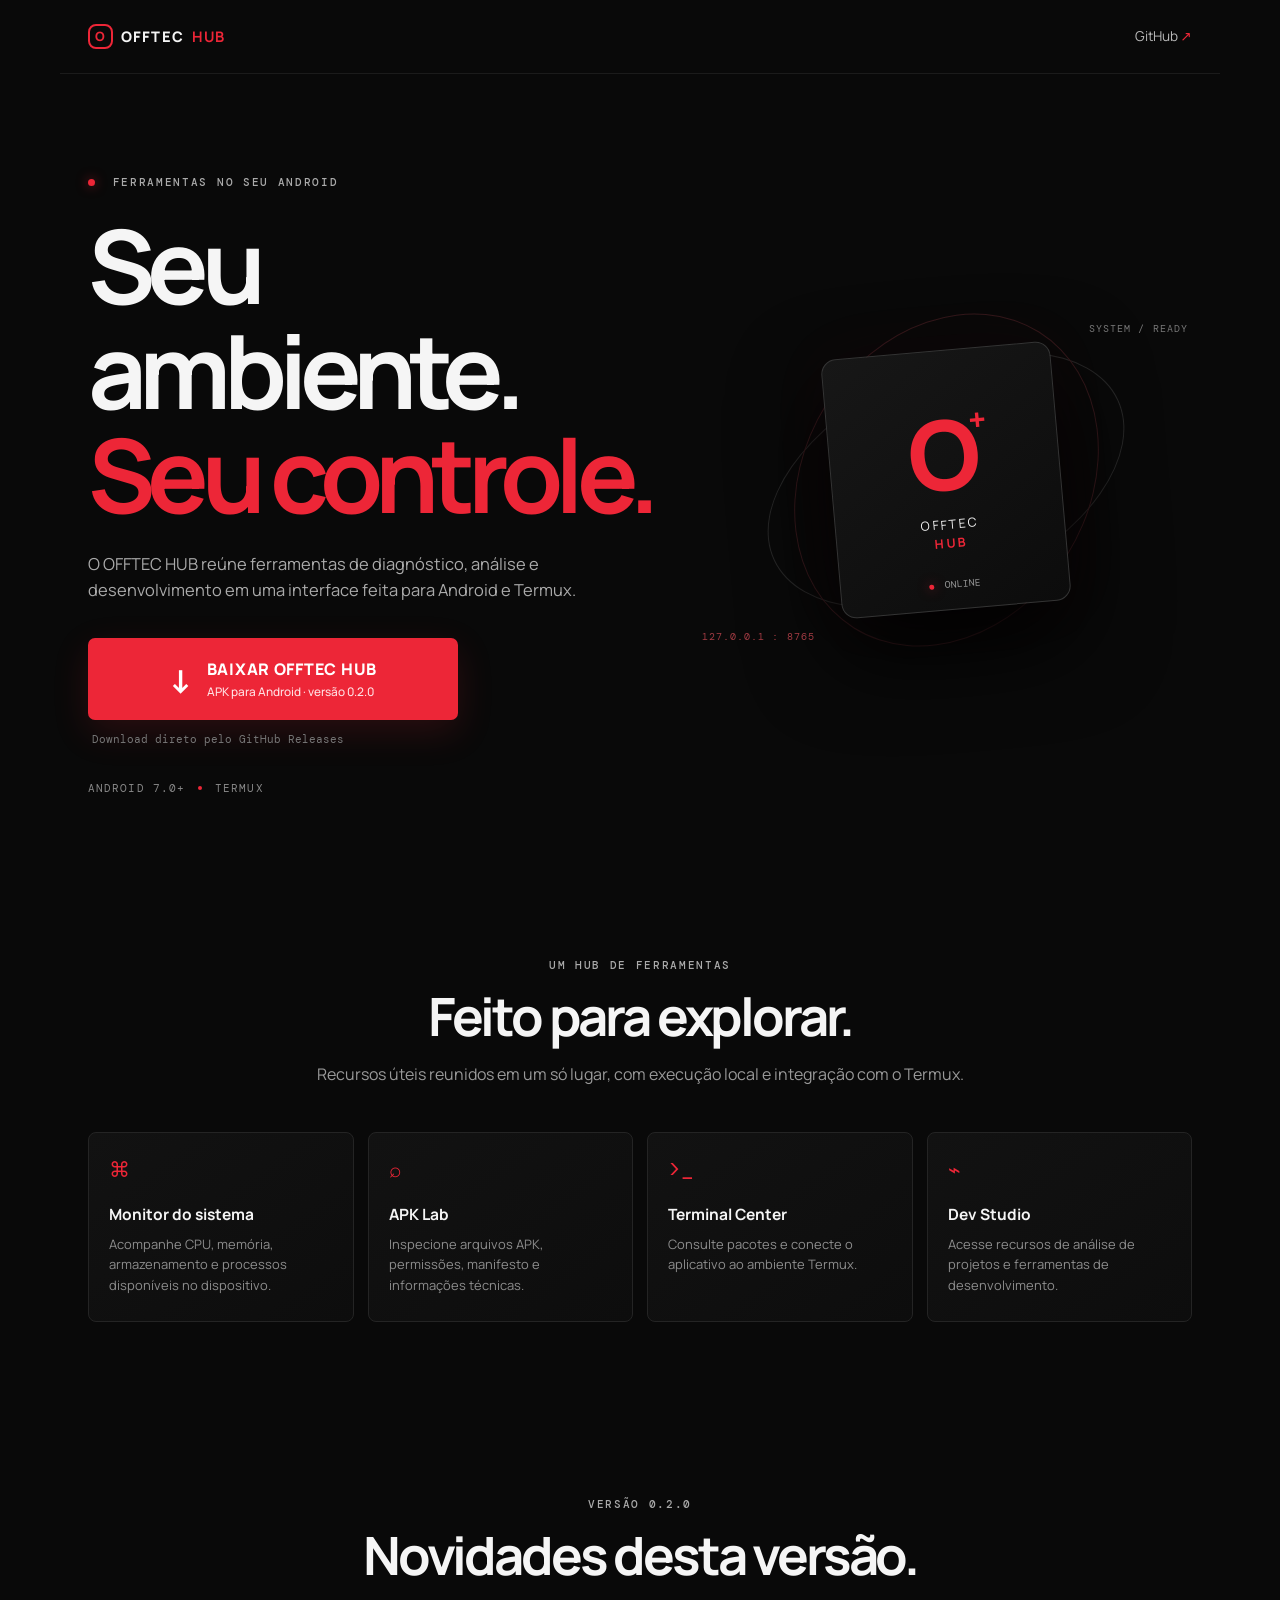
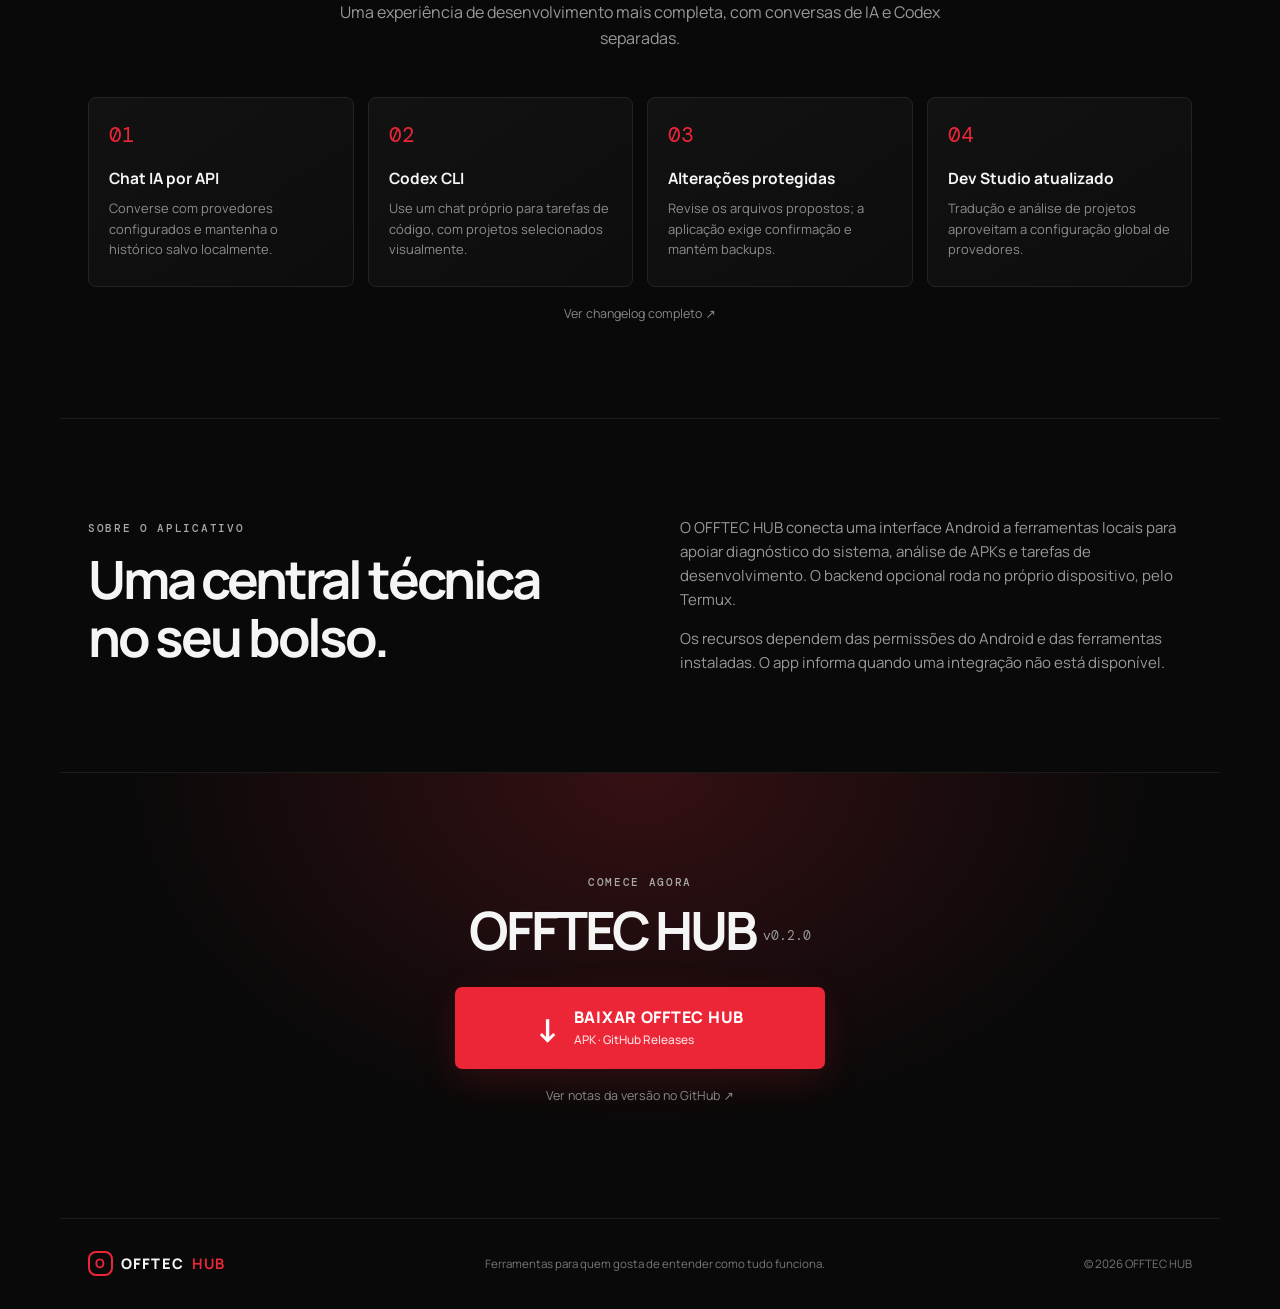
<file: index.html>
<!doctype html>
<html lang="pt-BR">
<head>
  <meta charset="utf-8">
  <meta name="viewport" content="width=device-width, initial-scale=1">
  <meta name="theme-color" content="#090909">
  <meta name="description" content="OFFTEC HUB: ferramentas Android e Termux para diagnóstico, desenvolvimento e análise técnica.">
  <title>OFFTEC HUB — Tecnologia sob seu controle</title>
  <link rel="stylesheet" href="styles.css">
  <script src="script.js" defer></script>
</head>
<body>
  <header class="topbar">
    <a class="brand" href="#inicio" aria-label="OFFTEC HUB, início"><span class="brand-mark">O</span> OFFTEC <b>HUB</b></a>
    <a class="github-link" href="https://github.com/Mcsd7/OFFTEC-HUB" target="_blank" rel="noreferrer">GitHub <span aria-hidden="true">↗</span></a>
  </header>

  <main id="inicio">
    <section class="hero">
      <div class="hero-copy">
        <p class="eyebrow"><span class="pulse"></span> FERRAMENTAS NO SEU ANDROID</p>
        <h1>Seu ambiente.<br><span>Seu controle.</span></h1>
        <p class="intro">O OFFTEC HUB reúne ferramentas de diagnóstico, análise e desenvolvimento em uma interface feita para Android e Termux.</p>
        <div class="download-wrap">
          <a class="download-button" href="https://github.com/Mcsd7/OFFTEC-HUB/releases/latest/download/OFFTEC-HUB.apk" download>
            <span class="download-icon" aria-hidden="true">↓</span>
            <span>BAIXAR OFFTEC HUB<small>APK para Android · versão <span data-version>0.2.0</span></small></span>
          </a>
          <p class="download-note">Download direto pelo GitHub Releases</p>
        </div>
        <div class="platforms"><span>ANDROID 7.0+</span><i></i><span>TERMUX</span></div>
      </div>
      <div class="hero-art" aria-hidden="true">
        <div class="orbit orbit-one"></div><div class="orbit orbit-two"></div>
        <div class="hub-card"><span class="hub-symbol">O<span>+</span></span><span class="hub-label">OFFTEC<br><b>HUB</b></span><span class="hub-status"><i></i> ONLINE</span></div>
        <span class="code code-top">SYSTEM / READY</span><span class="code code-bottom">127.0.0.1 : 8765</span>
      </div>
    </section>

    <section class="features section" id="recursos">
      <div class="section-heading"><p class="eyebrow">UM HUB DE FERRAMENTAS</p><h2>Feito para explorar.</h2><p>Recursos úteis reunidos em um só lugar, com execução local e integração com o Termux.</p></div>
      <div class="feature-grid">
        <article class="feature"><span class="feature-icon">⌘</span><h3>Monitor do sistema</h3><p>Acompanhe CPU, memória, armazenamento e processos disponíveis no dispositivo.</p></article>
        <article class="feature"><span class="feature-icon">⌕</span><h3>APK Lab</h3><p>Inspecione arquivos APK, permissões, manifesto e informações técnicas.</p></article>
        <article class="feature"><span class="feature-icon">&gt;_</span><h3>Terminal Center</h3><p>Consulte pacotes e conecte o aplicativo ao ambiente Termux.</p></article>
        <article class="feature"><span class="feature-icon">⌁</span><h3>Dev Studio</h3><p>Acesse recursos de análise de projetos e ferramentas de desenvolvimento.</p></article>
      </div>
    </section>

    <section class="section" id="novidades">
      <div class="section-heading"><p class="eyebrow">VERSÃO <span data-version>0.2.0</span></p><h2>Novidades desta versão.</h2><p>Uma experiência de desenvolvimento mais completa, com conversas de IA e Codex separadas.</p></div>
      <div class="feature-grid">
        <article class="feature"><span class="feature-icon">01</span><h3>Chat IA por API</h3><p>Converse com provedores configurados e mantenha o histórico salvo localmente.</p></article>
        <article class="feature"><span class="feature-icon">02</span><h3>Codex CLI</h3><p>Use um chat próprio para tarefas de código, com projetos selecionados visualmente.</p></article>
        <article class="feature"><span class="feature-icon">03</span><h3>Alterações protegidas</h3><p>Revise os arquivos propostos; a aplicação exige confirmação e mantém backups.</p></article>
        <article class="feature"><span class="feature-icon">04</span><h3>Dev Studio atualizado</h3><p>Tradução e análise de projetos aproveitam a configuração global de provedores.</p></article>
      </div>
      <p class="release-link" style="text-align:center"><a href="https://github.com/Mcsd7/OFFTEC-HUB/blob/main/CHANGELOG.md">Ver changelog completo ↗</a></p>
    </section>

    <section class="about section">
      <div><p class="eyebrow">SOBRE O APLICATIVO</p><h2>Uma central técnica<br>no seu bolso.</h2></div>
      <div class="about-copy"><p>O OFFTEC HUB conecta uma interface Android a ferramentas locais para apoiar diagnóstico do sistema, análise de APKs e tarefas de desenvolvimento. O backend opcional roda no próprio dispositivo, pelo Termux.</p><p>Os recursos dependem das permissões do Android e das ferramentas instaladas. O app informa quando uma integração não está disponível.</p></div>
    </section>

    <section class="final-download" id="download"><p class="eyebrow">COMECE AGORA</p><h2>OFFTEC HUB <span>v<span data-version>0.2.0</span></span></h2><a class="download-button" href="https://github.com/Mcsd7/OFFTEC-HUB/releases/latest/download/OFFTEC-HUB.apk" download><span class="download-icon" aria-hidden="true">↓</span><span>BAIXAR OFFTEC HUB<small>APK · GitHub Releases</small></span></a><p class="release-link"><a href="https://github.com/Mcsd7/OFFTEC-HUB/releases/latest">Ver notas da versão no GitHub ↗</a></p></section>
  </main>

  <footer><a class="brand" href="#inicio"><span class="brand-mark">O</span> OFFTEC <b>HUB</b></a><p>Ferramentas para quem gosta de entender como tudo funciona.</p><span>© <span id="year"></span> OFFTEC HUB</span></footer>
</body>
</html>
</file>
<file: styles.css>
@import url('https://fonts.googleapis.com/css2?family=DM+Mono:wght@400;500&family=Manrope:wght@400;500;600;700;800&display=swap');
:root{color-scheme:dark;--bg:#090909;--panel:#111;--line:#242424;--muted:#999;--red:#ed2637;--white:#f5f5f5;--mono:'DM Mono',monospace;--sans:'Manrope',system-ui,sans-serif}*{box-sizing:border-box}html{scroll-behavior:smooth}body{margin:0;background:var(--bg);color:var(--white);font-family:var(--sans);line-height:1.6}a{color:inherit;text-decoration:none}.topbar,footer{max-width:1160px;margin:auto;padding:24px 28px;display:flex;align-items:center;justify-content:space-between}.topbar{border-bottom:1px solid #1b1b1b}.brand{font-weight:800;letter-spacing:.08em;font-size:.91rem;display:flex;align-items:center;gap:8px}.brand b{color:var(--red)}.brand-mark{width:25px;height:25px;border:2px solid var(--red);border-radius:8px;color:var(--red);display:grid;place-items:center;font-size:.8rem;line-height:1}.github-link{font-size:.85rem;color:#bbb}.github-link span{color:var(--red)}.hero{max-width:1160px;min-height:570px;margin:auto;padding:90px 28px 70px;display:grid;grid-template-columns:1.08fr .92fr;align-items:center;gap:36px}.eyebrow{font:500 .7rem var(--mono);letter-spacing:.15em;color:#aaa}.pulse,.hub-status i{display:inline-block;width:7px;height:7px;background:var(--red);border-radius:50%;margin-right:9px;box-shadow:0 0 12px #ed263799}.hero h1{font-size:clamp(3.4rem,8vw,6.4rem);line-height:1.02;letter-spacing:-.075em;margin:24px 0}.hero h1 span{color:var(--red)}.intro{color:#aaa;max-width:510px;font-size:1.03rem}.download-wrap{margin-top:35px}.download-button{display:flex;width:min(100%,370px);min-height:82px;padding:15px 22px;align-items:center;justify-content:center;gap:14px;background:var(--red);color:white;border-radius:7px;font-weight:800;letter-spacing:.045em;text-align:left;box-shadow:0 12px 36px #ed263726;transition:transform .2s,background .2s,box-shadow .2s}.download-button:hover{background:#ff394a;transform:translateY(-2px);box-shadow:0 16px 40px #ed26374a}.download-icon{font-size:2rem;line-height:1}.download-button small{display:block;font-weight:500;letter-spacing:0;font-size:.74rem;color:#ffe1e4}.download-note{font: .7rem var(--mono);color:#777;margin:12px 0 0 4px}.platforms{display:flex;align-items:center;gap:13px;margin-top:35px;color:#888;font: .68rem var(--mono);letter-spacing:.1em}.platforms i{height:4px;width:4px;border-radius:50%;background:var(--red)}.hero-art{height:390px;position:relative;display:grid;place-items:center}.orbit{position:absolute;border:1px solid #272727;border-radius:50%;transform:rotate(-25deg)}.orbit-one{width:380px;height:220px}.orbit-two{width:285px;height:350px;transform:rotate(32deg);border-color:#35191c}.hub-card{width:230px;height:260px;border:1px solid #343434;border-radius:15px;background:linear-gradient(145deg,#171717,#0c0c0c);box-shadow:0 35px 90px #000,0 0 65px #ed26370d;display:flex;flex-direction:column;align-items:center;justify-content:center;gap:14px;transform:rotate(-5deg);animation:float 5s ease-in-out infinite}.hub-symbol{font-size:6rem;font-weight:800;letter-spacing:-.1em;color:var(--red);line-height:1}.hub-symbol span{font-size:2rem;vertical-align:top}.hub-label{text-align:center;font-size:.78rem;letter-spacing:.19em;line-height:1.5}.hub-label b{color:var(--red)}.hub-status{position:absolute;bottom:18px;font: .6rem var(--mono);color:#999}.hub-status i{width:5px;height:5px;margin-right:5px}.code{position:absolute;font: .61rem var(--mono);letter-spacing:.11em;color:#777}.code-top{top:37px;right:4px}.code-bottom{bottom:32px;left:1px;color:#a23b43}.section{max-width:1160px;margin:auto;padding:82px 28px}.section-heading{text-align:center;max-width:650px;margin:0 auto 45px}.section-heading h2,.about h2,.final-download h2{font-size:clamp(2rem,5vw,3.3rem);letter-spacing:-.06em;line-height:1.1;margin:15px 0}.section-heading>p:last-child,.about-copy{color:#999}.feature-grid{display:grid;grid-template-columns:repeat(4,1fr);gap:14px}.feature{border:1px solid var(--line);background:linear-gradient(145deg,#121212,#0d0d0d);padding:23px 20px;border-radius:8px;min-height:190px;transition:border-color .2s,transform .2s}.feature:hover{border-color:#673036;transform:translateY(-3px)}.feature-icon{color:var(--red);font:1.3rem var(--mono)}.feature h3{font-size:.97rem;margin:17px 0 7px}.feature p{color:#8d8d8d;font-size:.81rem;margin:0}.about{border-top:1px solid #1c1c1c;border-bottom:1px solid #1c1c1c;display:grid;grid-template-columns:1fr 1fr;gap:80px;align-items:center}.about-copy p{font-size:.94rem}.final-download{text-align:center;padding:90px 20px 100px;background:radial-gradient(ellipse at center top,#351013 0,transparent 58%)}.final-download h2{margin:12px 0 28px}.final-download h2>span{font: .8rem var(--mono);letter-spacing:0;color:#999;vertical-align:middle}.final-download .download-button{margin:auto}.release-link{font-size:.78rem;color:#888;margin-top:17px}.release-link a:hover{color:white}footer{border-top:1px solid #1b1b1b;color:#777;font-size:.72rem}footer .brand{color:var(--white)}@keyframes float{0%,100%{transform:translateY(0) rotate(-5deg)}50%{transform:translateY(-9px) rotate(-3deg)}}@media(max-width:760px){.hero{grid-template-columns:1fr;padding-top:65px;gap:15px}.hero-art{height:310px;grid-row:1}.hub-card{width:190px;height:220px}.hub-symbol{font-size:5rem}.orbit-one{width:310px;height:180px}.orbit-two{width:225px;height:285px}.hero-copy{grid-row:2}.hero h1{font-size:clamp(3.4rem,15vw,5.5rem)}.feature-grid{grid-template-columns:repeat(2,1fr)}.about{grid-template-columns:1fr;gap:14px}.section{padding:65px 22px}.hero{padding-left:22px;padding-right:22px}footer{gap:12px;flex-wrap:wrap}footer p{width:100%;order:3;margin:0}}@media(max-width:420px){.feature-grid{grid-template-columns:1fr}.feature{min-height:0}.topbar{padding:18px 20px}.hero-art{height:270px}.code-top{right:0}.code-bottom{left:0}}
@media(prefers-reduced-motion:reduce){*,*::before,*::after{scroll-behavior:auto!important;animation-duration:.01ms!important;animation-iteration-count:1!important;transition-duration:.01ms!important}}
</file>
